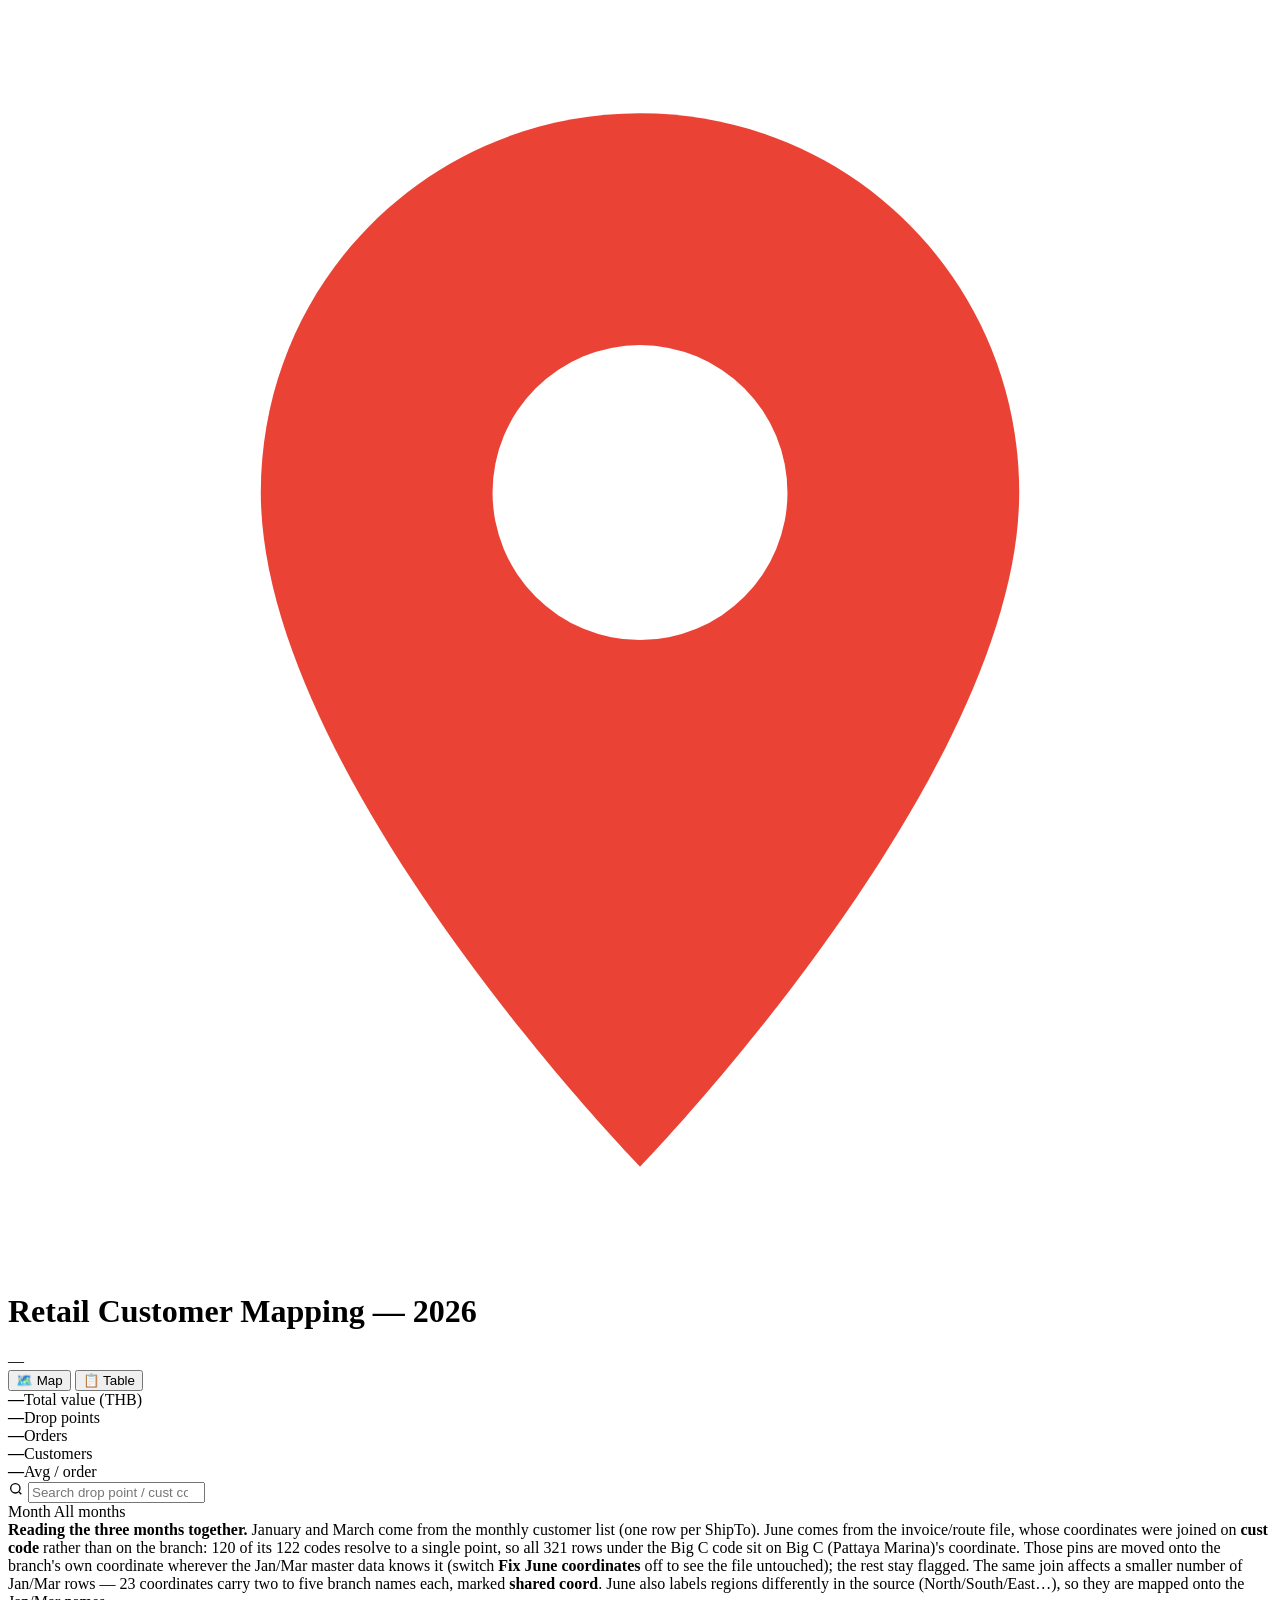
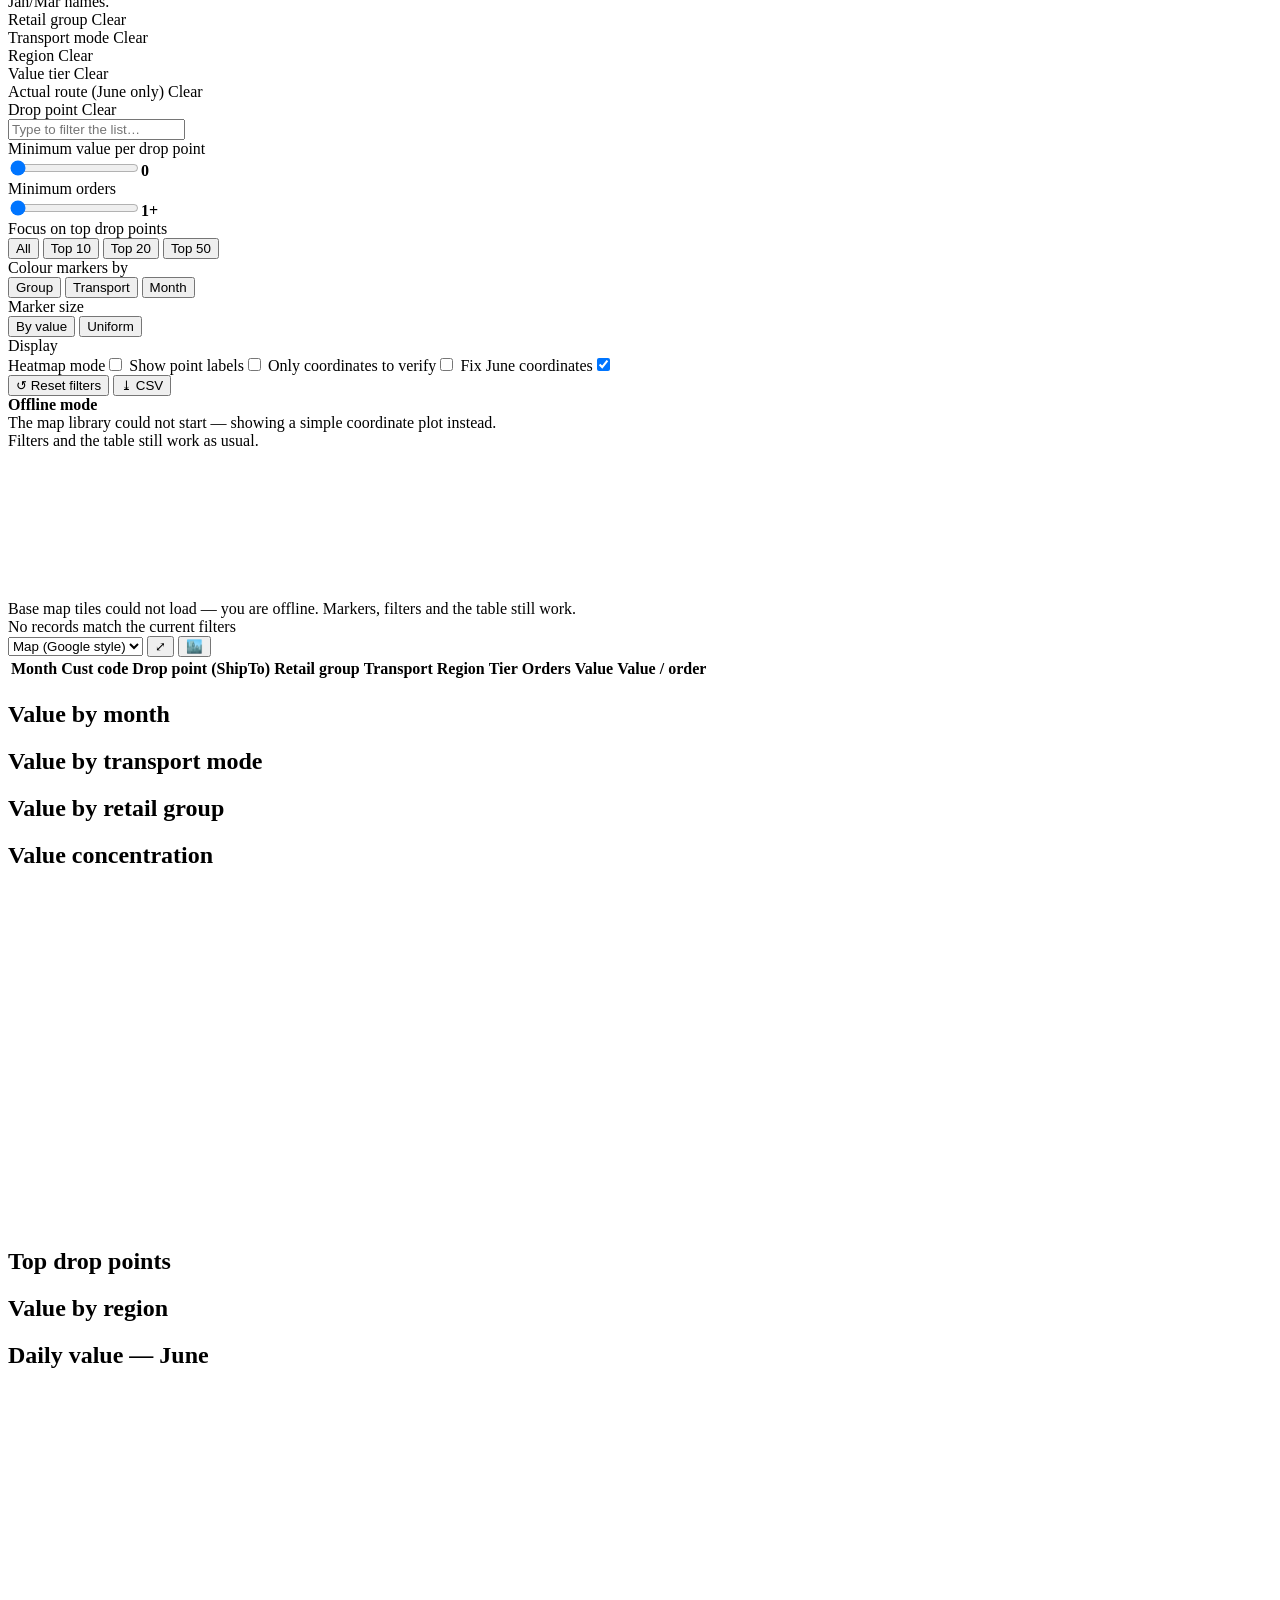
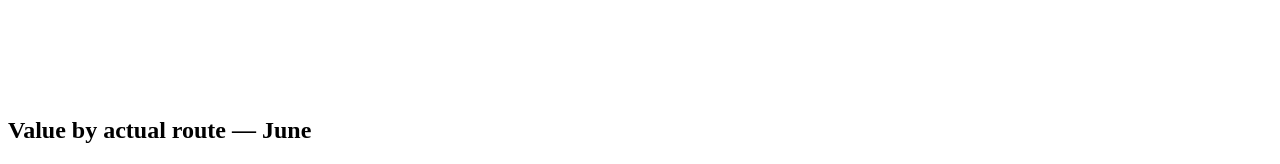
<file: maps/body.html>
<body>

<header class="topbar">
  <div class="brand">
    <svg class="pin" viewBox="0 0 24 24" fill="none"><path d="M12 2c-4 0-7.2 3.2-7.2 7.2C4.8 14.6 12 22 12 22s7.2-7.4 7.2-12.8C19.2 5.2 16 2 12 2z" fill="#ea4335"/><circle cx="12" cy="9.2" r="2.8" fill="#fff"/></svg>
    <div>
      <h1>Retail Customer Mapping — 2026</h1>
      <div class="sub" id="srcline">—</div>
    </div>
  </div>
  <div class="monthseg" id="monthSeg"></div>
  <div class="viewtabs">
    <button id="tabMap" class="on">🗺️ Map</button>
    <button id="tabTable">📋 Table</button>
  </div>
  <div class="kpis">
    <div class="kpi accent"><b id="kValue">—</b><span>Total value (THB)</span></div>
    <div class="kpi"><b id="kShip">—</b><span>Drop points</span></div>
    <div class="kpi"><b id="kOrders">—</b><span>Orders</span></div>
    <div class="kpi"><b id="kCust">—</b><span>Customers</span></div>
    <div class="kpi"><b id="kAvg">—</b><span>Avg / order</span></div>
  </div>
</header>

<div class="layout">
  <!-- ============ FILTERS ============ -->
  <aside id="filters">
    <div class="fgroup">
      <div class="search">
        <svg width="16" height="16" viewBox="0 0 24 24" fill="none" stroke="currentColor" stroke-width="2"><circle cx="11" cy="11" r="7"/><path d="M20 20l-3.5-3.5"/></svg>
        <input id="q" type="search" placeholder="Search drop point / cust code / retail group">
      </div>
    </div>

    <div class="fgroup">
      <div class="flabel">Month <a data-clear="m">All months</a></div>
      <div class="chips" id="fM"></div>
    </div>

    <div class="warnbox" id="mergeNote">
      <b>Reading the three months together.</b> January and March come from the monthly
      customer list (one row per ShipTo). June comes from the invoice/route file, whose
      coordinates were joined on <b>cust code</b> rather than on the branch: 120 of its 122
      codes resolve to a single point, so all 321 rows under the Big C code sit on Big C
      (Pattaya Marina)'s coordinate. Those pins are moved onto the branch's own coordinate
      wherever the Jan/Mar master data knows it (switch <b>Fix June coordinates</b> off to see
      the file untouched); the rest stay flagged. The same join affects a smaller number of
      Jan/Mar rows — 23 coordinates carry two to five branch names each, marked
      <b>shared coord</b>. June also labels regions differently in the source
      (North/South/East…), so they are mapped onto the Jan/Mar names.
    </div>

    <div class="fgroup">
      <div class="flabel">Retail group <a data-clear="chain">Clear</a></div>
      <div class="chips" id="fChain"></div>
    </div>

    <div class="fgroup">
      <div class="flabel">Transport mode <a data-clear="transport">Clear</a></div>
      <div class="chips" id="fTransport"></div>
    </div>

    <div class="fgroup">
      <div class="flabel">Region <a data-clear="region">Clear</a></div>
      <div class="chips" id="fRegion"></div>
    </div>

    <div class="fgroup">
      <div class="flabel">Value tier <a data-clear="tier">Clear</a></div>
      <div class="chips" id="fTier"></div>
    </div>

    <div class="fgroup" id="routeGroup">
      <div class="flabel">Actual route (June only) <a data-clear="route">Clear</a></div>
      <div class="chips" id="fRoute"></div>
    </div>

    <div class="fgroup">
      <div class="flabel">Drop point <a data-clear="ship">Clear</a></div>
      <input class="mini" id="shipSearch" placeholder="Type to filter the list…">
      <div class="listbox" id="fShip"></div>
    </div>

    <div class="fgroup">
      <div class="flabel">Minimum value per drop point</div>
      <div class="rangewrap"><input id="minVal" type="range" min="0" max="100" value="0"><b id="minValLbl">0</b></div>
    </div>

    <div class="fgroup">
      <div class="flabel">Minimum orders</div>
      <div class="rangewrap"><input id="minOrd" type="range" min="1" max="10" value="1"><b id="minOrdLbl">1+</b></div>
    </div>

    <div class="fgroup">
      <div class="flabel">Focus on top drop points</div>
      <div class="seg" id="topN">
        <button data-v="0" class="on">All</button>
        <button data-v="10">Top 10</button>
        <button data-v="20">Top 20</button>
        <button data-v="50">Top 50</button>
      </div>
    </div>

    <div class="fgroup">
      <div class="flabel">Colour markers by</div>
      <div class="seg" id="colorBy">
        <button data-v="chain" class="on">Group</button>
        <button data-v="transport">Transport</button>
        <button data-v="month">Month</button>
      </div>
    </div>

    <div class="fgroup">
      <div class="flabel">Marker size</div>
      <div class="seg" id="sizeMode">
        <button data-v="value" class="on"><span class="ico" style="width:12px;height:12px"></span>By value</button>
        <button data-v="uniform"><span class="ico" style="width:8px;height:8px"></span>Uniform</button>
      </div>
    </div>

    <div class="fgroup">
      <div class="flabel">Display</div>
      <label class="switch"><span>Heatmap mode</span><input type="checkbox" id="optHeat"></label>
      <label class="switch"><span>Show point labels</span><input type="checkbox" id="optLabel"></label>
      <label class="switch"><span>Only coordinates to verify</span><input type="checkbox" id="optCheck"></label>
      <label class="switch" title="June was geocoded to the transporter hub for many shipments. When on, those points are moved to the store coordinate taken from the Jan/Mar master data."><span>Fix June coordinates</span><input type="checkbox" id="optSnap" checked></label>
    </div>

    <div class="btnrow">
      <button class="btn" id="btnReset">↺ Reset filters</button>
      <button class="btn primary" id="btnCsv">⤓ CSV</button>
    </div>
  </aside>

  <!-- ============ MAP ============ -->
  <main>
    <div id="map"></div>
    <div id="fallback">
      <div class="fbnote"><b>Offline mode</b><br>The map library could not start — showing a simple coordinate plot instead.<br>Filters and the table still work as usual.</div>
      <svg id="fbSvg"></svg>
    </div>
    <div class="tilewarn" id="tileWarn">Base map tiles could not load — you are offline. Markers, filters and the table still work.</div>
    <div class="emptymap" id="emptyMap"><span>No records match the current filters</span></div>
    <div class="maptools">
      <select class="basesel" id="baseSel">
        <option value="voyager">Map (Google style)</option>
        <option value="osm">Streets (OSM)</option>
        <option value="light">Light</option>
        <option value="sat">Satellite</option>
      </select>
      <button class="iconbtn" id="btnFit" title="Zoom to all points">⤢</button>
      <button class="iconbtn" id="btnBkk" title="Go to Bangkok">🏙️</button>
    </div>
    <div class="legend" id="legend"></div>
    <div id="tableView">
      <table id="tbl">
        <thead><tr>
          <th data-k="m">Month</th><th data-k="code">Cust code</th><th data-k="ship">Drop point (ShipTo)</th>
          <th data-k="chain">Retail group</th><th data-k="transport">Transport</th>
          <th data-k="region">Region</th><th data-k="tier">Tier</th>
          <th data-k="orders" class="num">Orders</th><th data-k="value" class="num">Value</th>
          <th data-k="avg" class="num">Value / order</th>
        </tr></thead>
        <tbody></tbody>
      </table>
      <div class="more" id="tblMore"></div>
    </div>
  </main>

  <!-- ============ INSIGHTS ============ -->
  <aside id="insights">
    <div class="card">
      <h2>Value by month</h2>
      <div id="monthBars"></div>
      <div class="hint" id="monthHint"></div>
    </div>
    <div class="card">
      <h2>Value by transport mode</h2>
      <div id="transportBars"></div>
    </div>
    <div class="card">
      <h2>Value by retail group</h2>
      <div id="chainBars"></div>
    </div>
    <div class="card">
      <h2>Value concentration</h2>
      <svg class="spark" id="pareto" viewBox="0 0 320 86" preserveAspectRatio="none"></svg>
      <div class="hint" id="paretoHint"></div>
    </div>
    <div class="card">
      <h2>Top drop points <span id="topCount"></span></h2>
      <div id="topList"></div>
    </div>
    <div class="card">
      <h2>Value by region</h2>
      <div id="regionBars"></div>
    </div>
    <div class="card" id="dailyCard">
      <h2>Daily value — June</h2>
      <svg class="spark" id="daily" viewBox="0 0 320 78" preserveAspectRatio="none"></svg>
      <div class="hint" id="dailyHint"></div>
    </div>
    <div class="card" id="routeCard">
      <h2>Value by actual route — June</h2>
      <div id="routeBars"></div>
    </div>
  </aside>
</div>
</file>
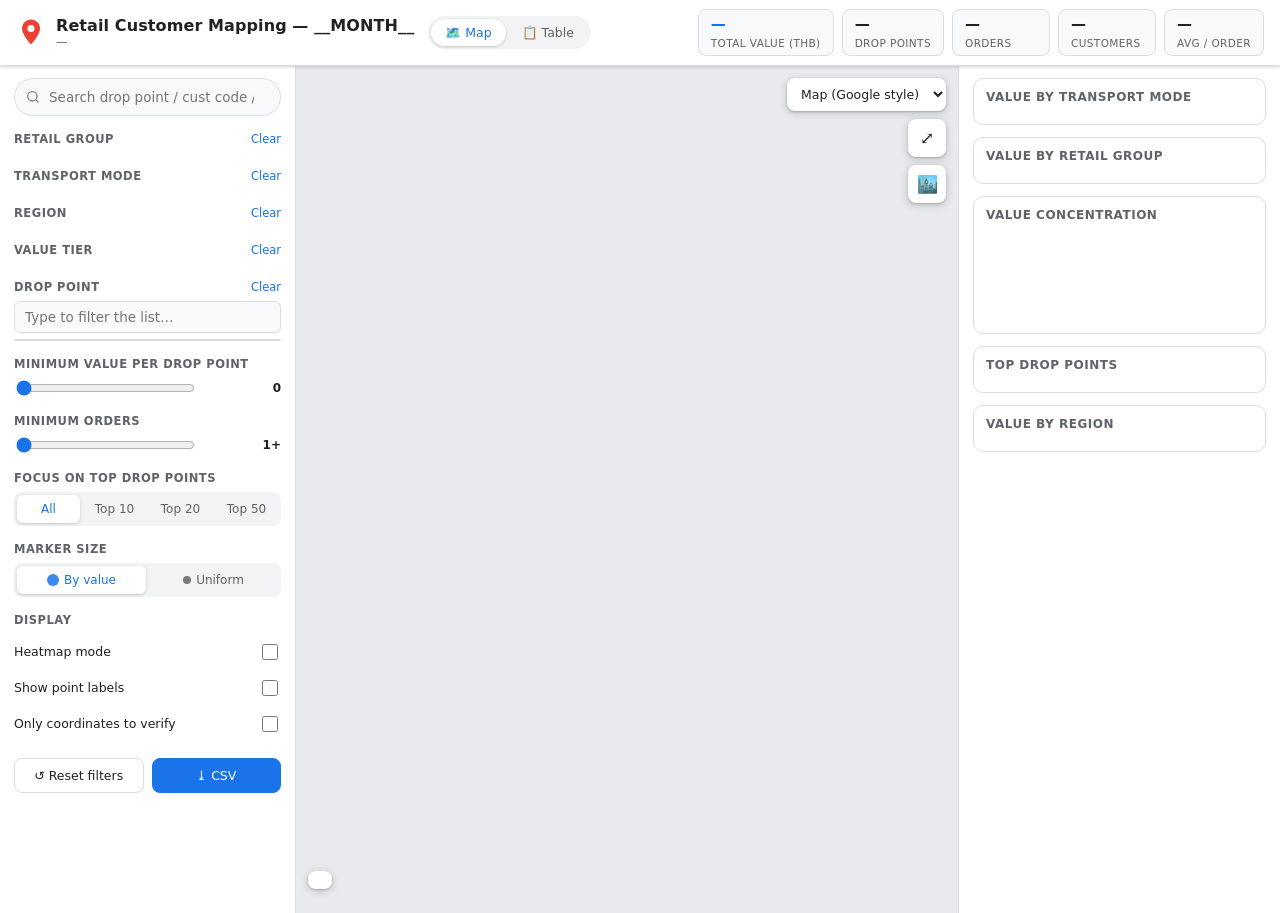
<file: tools/map_template.html>
<!doctype html>
<html lang="en">
<head>
<meta charset="utf-8">
<meta name="viewport" content="width=device-width, initial-scale=1">
<title>__TITLE__</title>
<style>
/* Leaflet 1.9.4 (BSD-2-Clause) — inlined so the file opens straight from disk */
__VENDOR_CSS__
</style>
<style>
:root{
  --blue:#1a73e8; --blue-dark:#1557b0; --ink:#202124; --muted:#5f6368;
  --line:#dadce0; --bg:#f1f3f4; --card:#fff; --radius:10px;
  --shadow:0 1px 2px rgba(60,64,67,.3), 0 2px 6px 2px rgba(60,64,67,.15);
  --shadow-sm:0 1px 3px rgba(60,64,67,.24);
}
*{box-sizing:border-box}
html,body{height:100%}
body{margin:0;font-family:'Roboto',system-ui,-apple-system,'Segoe UI',Arial,sans-serif;
  color:var(--ink);background:var(--bg);font-size:13.5px;-webkit-font-smoothing:antialiased}
button,input,select{font:inherit;color:inherit}
h1,h2,h3{margin:0}

/* ---------- top bar ---------- */
.topbar{display:flex;align-items:center;gap:14px;padding:9px 16px;background:var(--card);
  border-bottom:1px solid var(--line);box-shadow:var(--shadow-sm);position:relative;z-index:1200;flex-wrap:wrap}
.brand{display:flex;align-items:center;gap:10px;min-width:0}
.brand .pin{width:30px;height:30px;flex:0 0 auto}
.brand h1{font-size:16px;font-weight:700;letter-spacing:.1px;white-space:nowrap}
.brand .sub{font-size:11.5px;color:var(--muted);white-space:nowrap}
.kpis{display:flex;gap:8px;margin-left:auto;flex-wrap:wrap}
.kpi{background:#f8f9fa;border:1px solid var(--line);border-radius:8px;padding:5px 12px;min-width:98px}
.kpi b{display:block;font-size:15px;line-height:1.25;font-variant-numeric:tabular-nums}
.kpi span{font-size:10.5px;color:var(--muted);text-transform:uppercase;letter-spacing:.4px}
.kpi.accent b{color:var(--blue)}
.viewtabs{display:flex;background:#f1f3f4;border-radius:999px;padding:3px;gap:2px}
.viewtabs button{border:0;background:transparent;padding:6px 14px;border-radius:999px;cursor:pointer;
  font-weight:500;font-size:12.5px;color:var(--muted)}
.viewtabs button.on{background:var(--card);color:var(--blue);box-shadow:var(--shadow-sm)}

/* ---------- layout ---------- */
.layout{display:flex;height:calc(100vh - 53px);min-height:520px}
aside{background:var(--card);overflow-y:auto;flex:0 0 auto}
#filters{width:296px;border-right:1px solid var(--line);padding:12px 14px 40px}
#insights{width:322px;border-left:1px solid var(--line);padding:12px 14px 40px}
main{flex:1 1 auto;position:relative;min-width:0}
#map{position:absolute;inset:0;background:#e8eaed}

/* ---------- filter widgets ---------- */
.fgroup{margin-bottom:16px}
.flabel{display:flex;align-items:center;justify-content:space-between;font-size:11.5px;font-weight:700;
  color:var(--muted);text-transform:uppercase;letter-spacing:.5px;margin-bottom:7px}
.flabel a{color:var(--blue);text-decoration:none;cursor:pointer;font-weight:500;text-transform:none;letter-spacing:0;font-size:11.5px}
.search{position:relative}
.search svg{position:absolute;left:11px;top:50%;transform:translateY(-50%);opacity:.55}
.search input{width:100%;padding:10px 12px 10px 34px;border:1px solid var(--line);border-radius:999px;
  background:#f8f9fa;outline:0}
.search input:focus{background:#fff;border-color:var(--blue);box-shadow:0 0 0 3px rgba(26,115,232,.12)}
.chips{display:flex;flex-wrap:wrap;gap:6px}
.chip{display:inline-flex;align-items:center;gap:6px;border:1px solid var(--line);background:#fff;
  border-radius:999px;padding:5px 11px;cursor:pointer;font-size:12px;user-select:none;transition:.12s}
.chip:hover{background:#f1f3f4}
.chip .dot{width:9px;height:9px;border-radius:50%;flex:0 0 auto}
.chip .n{color:var(--muted);font-size:11px;font-variant-numeric:tabular-nums}
.chip.on{background:#e8f0fe;border-color:#c6dafc;color:var(--blue-dark);font-weight:500}
.chip.on .n{color:var(--blue)}
.listbox{border:1px solid var(--line);border-radius:8px;max-height:216px;overflow-y:auto;background:#fff}
.listbox label{display:flex;gap:8px;align-items:center;padding:6px 10px;cursor:pointer;font-size:12.4px;border-bottom:1px solid #f1f3f4}
.listbox label:last-child{border-bottom:0}
.listbox label:hover{background:#f8f9fa}
.listbox input{accent-color:var(--blue);flex:0 0 auto}
.listbox .nm{flex:1;overflow:hidden;text-overflow:ellipsis;white-space:nowrap}
.listbox .vl{color:var(--muted);font-size:11px;font-variant-numeric:tabular-nums}
.mini{width:100%;padding:7px 10px;border:1px solid var(--line);border-radius:6px;margin-bottom:6px;background:#f8f9fa}
.rangewrap{display:flex;align-items:center;gap:8px}
.rangewrap input[type=range]{flex:1;accent-color:var(--blue)}
.rangewrap b{font-size:12px;min-width:76px;text-align:right;font-variant-numeric:tabular-nums}
.switch{display:flex;align-items:center;justify-content:space-between;padding:7px 0;font-size:12.5px;cursor:pointer}
.switch input{accent-color:var(--blue);width:16px;height:16px}
.seg{display:flex;background:#f1f3f4;border-radius:8px;padding:3px;gap:3px}
.seg button{flex:1;border:0;background:transparent;border-radius:6px;padding:7px 4px;cursor:pointer;
  font-size:12px;color:var(--muted);font-weight:500;display:flex;align-items:center;justify-content:center;gap:5px}
.seg button.on{background:#fff;color:var(--blue);box-shadow:var(--shadow-sm)}
.seg .ico{display:inline-block;border-radius:50%;background:currentColor;opacity:.85}
.btnrow{display:flex;gap:8px;margin-top:4px}
.btn{flex:1;border:1px solid var(--line);background:#fff;border-radius:8px;padding:9px;cursor:pointer;
  font-weight:500;font-size:12.5px;display:flex;align-items:center;justify-content:center;gap:6px}
.btn:hover{background:#f1f3f4}
.btn.primary{background:var(--blue);border-color:var(--blue);color:#fff}
.btn.primary:hover{background:var(--blue-dark)}

/* ---------- map overlays ---------- */
.legend{position:absolute;left:12px;bottom:24px;z-index:800;background:rgba(255,255,255,.96);
  border-radius:8px;box-shadow:var(--shadow);padding:9px 12px;max-width:236px}
.legend h3{font-size:11px;text-transform:uppercase;letter-spacing:.5px;color:var(--muted);margin-bottom:6px}
.legend .it{display:flex;align-items:center;gap:7px;font-size:12px;padding:1.5px 0}
.legend .it i{width:10px;height:10px;border-radius:50%;display:inline-block;flex:0 0 auto}
.legend .scale{margin-top:7px;padding-top:7px;border-top:1px solid var(--line);color:var(--muted);font-size:11px}
.maptools{position:absolute;right:12px;top:12px;z-index:800;display:flex;flex-direction:column;gap:8px;align-items:flex-end}
.basesel{background:var(--card);border:0;border-radius:8px;box-shadow:var(--shadow);padding:8px 10px;font-size:12.5px;cursor:pointer}
.iconbtn{background:var(--card);border:0;border-radius:8px;box-shadow:var(--shadow);width:38px;height:38px;
  cursor:pointer;font-size:17px;display:grid;place-items:center}
.iconbtn:hover{background:#f1f3f4}
.emptymap{position:absolute;inset:0;display:none;place-items:center;z-index:700;pointer-events:none}
.emptymap span{background:rgba(32,33,36,.86);color:#fff;padding:9px 16px;border-radius:999px;font-size:13px}
.tilewarn{position:absolute;left:50%;top:12px;transform:translateX(-50%);z-index:820;display:none;
  background:#fef7e0;border:1px solid #feefc3;color:#7a5b00;border-radius:8px;padding:8px 14px;font-size:12px;box-shadow:var(--shadow-sm)}

/* leaflet popup as a google-ish card */
.leaflet-popup-content-wrapper{border-radius:10px;box-shadow:var(--shadow);padding:0}
.leaflet-popup-content{margin:0;width:308px !important;font-family:inherit;font-size:13px}
.pop{padding:13px 15px 12px}
.pop .badge{display:inline-flex;align-items:center;gap:6px;font-size:11px;font-weight:700;color:#fff;
  padding:3px 9px;border-radius:999px;margin-bottom:7px}
.pop h4{margin:0 0 3px;font-size:15px;font-weight:700;line-height:1.3}
.pop .addr{color:var(--muted);font-size:12px;margin-bottom:9px}
.pop .grid{display:grid;grid-template-columns:1fr 1fr;gap:8px;margin-bottom:9px}
.pop .grid div{background:#f8f9fa;border-radius:8px;padding:7px 9px}
.pop .grid b{display:block;font-size:14.5px;font-variant-numeric:tabular-nums}
.pop .grid span{font-size:10.5px;color:var(--muted)}
.pop .rows{max-height:150px;overflow:auto;border-top:1px solid var(--line);padding-top:7px}
.pop .rows .r{display:flex;justify-content:space-between;gap:8px;padding:3px 0;font-size:12px;border-bottom:1px dashed #eceff1}
.pop .rows .r span{overflow:hidden;text-overflow:ellipsis;white-space:nowrap}
.pop .rows .r b{font-variant-numeric:tabular-nums;white-space:nowrap}
.pop .gm{display:inline-flex;align-items:center;gap:6px;margin-top:9px;color:var(--blue);
  text-decoration:none;font-weight:500;font-size:12.5px}
.pop .tags{display:flex;flex-wrap:wrap;gap:4px;margin-bottom:8px}
.pop .tags i{font-style:normal;background:#e8f0fe;color:var(--blue-dark);border-radius:4px;padding:2px 6px;font-size:10.5px;font-weight:500}
.pop .check{background:#fef7e0;color:#7a5b00;border-radius:6px;padding:6px 9px;font-size:11.5px;margin-bottom:8px}

/* ---------- insights ---------- */
.card{border:1px solid var(--line);border-radius:var(--radius);padding:11px 12px;margin-bottom:12px}
.card h2{font-size:12px;text-transform:uppercase;letter-spacing:.5px;color:var(--muted);margin-bottom:9px;
  display:flex;justify-content:space-between;align-items:center}
.bar{margin-bottom:8px}
.bar .top{display:flex;justify-content:space-between;font-size:12px;margin-bottom:3px;gap:8px}
.bar .top span{overflow:hidden;text-overflow:ellipsis;white-space:nowrap}
.bar .top b{font-variant-numeric:tabular-nums;white-space:nowrap}
.bar .track{height:7px;background:#f1f3f4;border-radius:99px;overflow:hidden}
.bar .fill{height:100%;border-radius:99px}
.rank{display:flex;gap:9px;align-items:flex-start;padding:8px 6px;border-radius:8px;cursor:pointer;border-bottom:1px solid #f1f3f4}
.rank:hover{background:#f8f9fa}
.rank .no{width:20px;height:20px;border-radius:50%;background:#f1f3f4;color:var(--muted);font-size:11px;
  font-weight:700;display:grid;place-items:center;flex:0 0 auto;margin-top:1px}
.rank .nm{flex:1;min-width:0}
.rank .nm div:first-child{font-weight:500;font-size:12.5px;overflow:hidden;text-overflow:ellipsis;white-space:nowrap}
.rank .nm div:last-child{color:var(--muted);font-size:11px;overflow:hidden;text-overflow:ellipsis;white-space:nowrap}
.rank .vl{font-size:12.5px;font-weight:700;font-variant-numeric:tabular-nums;white-space:nowrap}
.spark{width:100%;height:86px;display:block}
.spark rect{fill:var(--blue);opacity:.85}
.spark rect:hover{opacity:1;fill:var(--blue-dark)}
.spark path{fill:none;stroke:#ea4335;stroke-width:1.6}
.axis{font-size:9.5px;fill:var(--muted)}

/* ---------- table ---------- */
#tableView{position:absolute;inset:0;background:var(--card);overflow:auto;display:none;padding:0 0 40px;z-index:1000}
table{border-collapse:collapse;width:100%;font-size:12.4px;background:var(--card)}
thead th{position:sticky;top:0;background:#f8f9fa;border-bottom:1px solid var(--line);text-align:left;
  padding:9px 10px;font-size:11px;text-transform:uppercase;letter-spacing:.4px;color:var(--muted);white-space:nowrap;z-index:2;cursor:pointer}
thead th:hover{color:var(--blue)}
tbody td{padding:7px 10px;border-bottom:1px solid #f1f3f4;vertical-align:top}
tbody tr:hover{background:#f8f9fa}
td.num{text-align:right;font-variant-numeric:tabular-nums;white-space:nowrap}
td.nw{white-space:nowrap}
.tag{display:inline-block;border-radius:4px;padding:1px 6px;font-size:10.5px;font-weight:500;color:#fff}
.tag.warn{background:#f9ab00}.tag.grey{background:#9aa0a6}
.more{padding:14px;text-align:center;color:var(--muted)}

/* ---------- fallback plot ---------- */
#fallback{position:absolute;inset:0;display:none;background:#eaf1f5}
#fallback svg{width:100%;height:100%}
.fbnote{position:absolute;left:12px;top:12px;z-index:5;background:rgba(255,255,255,.95);border-radius:8px;
  padding:8px 12px;box-shadow:var(--shadow);font-size:12px;max-width:340px}
.hint{font-size:11px;color:var(--muted);margin-top:5px;line-height:1.45}
@media (max-width:1180px){#insights{display:none}}
@media (max-width:860px){
  .layout{flex-direction:column;height:auto}
  #filters{width:100%;border-right:0;border-bottom:1px solid var(--line);max-height:none}
  main{height:70vh;min-height:420px}
  .kpis{width:100%;margin-left:0}
}
</style>
</head>
<body>

<header class="topbar">
  <div class="brand">
    <svg class="pin" viewBox="0 0 24 24" fill="none"><path d="M12 2c-4 0-7.2 3.2-7.2 7.2C4.8 14.6 12 22 12 22s7.2-7.4 7.2-12.8C19.2 5.2 16 2 12 2z" fill="#ea4335"/><circle cx="12" cy="9.2" r="2.8" fill="#fff"/></svg>
    <div>
      <h1>Retail Customer Mapping — __MONTH__</h1>
      <div class="sub" id="srcline">—</div>
    </div>
  </div>
  <div class="viewtabs">
    <button id="tabMap" class="on">🗺️ Map</button>
    <button id="tabTable">📋 Table</button>
  </div>
  <div class="kpis">
    <div class="kpi accent"><b id="kValue">—</b><span>Total value (THB)</span></div>
    <div class="kpi"><b id="kShip">—</b><span>Drop points</span></div>
    <div class="kpi"><b id="kOrders">—</b><span>Orders</span></div>
    <div class="kpi"><b id="kCust">—</b><span>Customers</span></div>
    <div class="kpi"><b id="kAvg">—</b><span>Avg / order</span></div>
  </div>
</header>

<div class="layout">
  <!-- ============ FILTERS ============ -->
  <aside id="filters">
    <div class="fgroup">
      <div class="search">
        <svg width="16" height="16" viewBox="0 0 24 24" fill="none" stroke="currentColor" stroke-width="2"><circle cx="11" cy="11" r="7"/><path d="M20 20l-3.5-3.5"/></svg>
        <input id="q" type="search" placeholder="Search drop point / cust code / retail group">
      </div>
    </div>

    <div class="fgroup">
      <div class="flabel">Retail group <a data-clear="chain">Clear</a></div>
      <div class="chips" id="fChain"></div>
    </div>

    <div class="fgroup">
      <div class="flabel">Transport mode <a data-clear="transport">Clear</a></div>
      <div class="chips" id="fTransport"></div>
    </div>

    <div class="fgroup">
      <div class="flabel">Region <a data-clear="region">Clear</a></div>
      <div class="chips" id="fRegion"></div>
    </div>

    <div class="fgroup">
      <div class="flabel">Value tier <a data-clear="tier">Clear</a></div>
      <div class="chips" id="fTier"></div>
    </div>

    <div class="fgroup">
      <div class="flabel">Drop point <a data-clear="ship">Clear</a></div>
      <input class="mini" id="shipSearch" placeholder="Type to filter the list…">
      <div class="listbox" id="fShip"></div>
    </div>

    <div class="fgroup">
      <div class="flabel">Minimum value per drop point</div>
      <div class="rangewrap"><input id="minVal" type="range" min="0" max="100" value="0"><b id="minValLbl">0</b></div>
    </div>

    <div class="fgroup">
      <div class="flabel">Minimum orders</div>
      <div class="rangewrap"><input id="minOrd" type="range" min="1" max="10" value="1"><b id="minOrdLbl">1+</b></div>
    </div>

    <div class="fgroup">
      <div class="flabel">Focus on top drop points</div>
      <div class="seg" id="topN">
        <button data-v="0" class="on">All</button>
        <button data-v="10">Top 10</button>
        <button data-v="20">Top 20</button>
        <button data-v="50">Top 50</button>
      </div>
    </div>

    <div class="fgroup">
      <div class="flabel">Marker size</div>
      <div class="seg" id="sizeMode">
        <button data-v="value" class="on"><span class="ico" style="width:12px;height:12px"></span>By value</button>
        <button data-v="uniform"><span class="ico" style="width:8px;height:8px"></span>Uniform</button>
      </div>
    </div>

    <div class="fgroup">
      <div class="flabel">Display</div>
      <label class="switch"><span>Heatmap mode</span><input type="checkbox" id="optHeat"></label>
      <label class="switch"><span>Show point labels</span><input type="checkbox" id="optLabel"></label>
      <label class="switch"><span>Only coordinates to verify</span><input type="checkbox" id="optCheck"></label>
    </div>

    <div class="btnrow">
      <button class="btn" id="btnReset">↺ Reset filters</button>
      <button class="btn primary" id="btnCsv">⤓ CSV</button>
    </div>
    <div class="hint" id="coordNote"></div>
  </aside>

  <!-- ============ MAP ============ -->
  <main>
    <div id="map"></div>
    <div id="fallback">
      <div class="fbnote"><b>Offline mode</b><br>The map library could not start — showing a simple coordinate plot instead.<br>Filters and the table still work as usual.</div>
      <svg id="fbSvg"></svg>
    </div>
    <div class="tilewarn" id="tileWarn">Base map tiles could not load — you are offline. Markers, filters and the table still work.</div>
    <div class="emptymap" id="emptyMap"><span>No records match the current filters</span></div>
    <div class="maptools">
      <select class="basesel" id="baseSel">
        <option value="voyager">Map (Google style)</option>
        <option value="osm">Streets (OSM)</option>
        <option value="light">Light</option>
        <option value="sat">Satellite</option>
      </select>
      <button class="iconbtn" id="btnFit" title="Zoom to all points">⤢</button>
      <button class="iconbtn" id="btnBkk" title="Go to Bangkok">🏙️</button>
    </div>
    <div class="legend" id="legend"></div>
    <div id="tableView">
      <table id="tbl">
        <thead><tr>
          <th data-k="code">Cust code</th><th data-k="ship">Drop point (ShipTo)</th>
          <th data-k="chain">Retail group</th><th data-k="transport">Transport</th>
          <th data-k="region">Region</th><th data-k="tier">Tier</th>
          <th data-k="orders" class="num">Orders</th><th data-k="value" class="num">Value</th>
          <th data-k="avg" class="num">Value / order</th>
        </tr></thead>
        <tbody></tbody>
      </table>
      <div class="more" id="tblMore"></div>
    </div>
  </main>

  <!-- ============ INSIGHTS ============ -->
  <aside id="insights">
    <div class="card">
      <h2>Value by transport mode</h2>
      <div id="transportBars"></div>
    </div>
    <div class="card">
      <h2>Value by retail group</h2>
      <div id="chainBars"></div>
    </div>
    <div class="card">
      <h2>Value concentration</h2>
      <svg class="spark" id="pareto" viewBox="0 0 320 86" preserveAspectRatio="none"></svg>
      <div class="hint" id="paretoHint"></div>
    </div>
    <div class="card">
      <h2>Top drop points <span id="topCount"></span></h2>
      <div id="topList"></div>
    </div>
    <div class="card">
      <h2>Value by region</h2>
      <div id="regionBars"></div>
    </div>
  </aside>
</div>

<script>__VENDOR_JS__</script>
<script>
const DATA = __DATA_JSON__;
const ROWS = DATA.rows, COLORS = DATA.colors, TCOLORS = DATA.transportColors || {};
const OTHER_COLOR = '#80868b';
const nf0 = new Intl.NumberFormat('en-US',{maximumFractionDigits:0});
const nf2 = new Intl.NumberFormat('en-US',{minimumFractionDigits:2,maximumFractionDigits:2});
const colorOf  = c => COLORS[c] || OTHER_COLOR;
const tColorOf = m => TCOLORS[m] || OTHER_COLOR;
const money = v => v>=1e6 ? (v/1e6).toFixed(2)+'M' : v>=1e3 ? nf0.format(Math.round(v)) : nf0.format(v);
const esc = s => String(s==null?'':s).replace(/[&<>"]/g, m => ({'&':'&amp;','<':'&lt;','>':'&gt;','"':'&quot;'}[m]));

/* ---------------- dimension values ---------------- */
const uniq = key => {
  const m = new Map();
  ROWS.forEach(r => { const k = r[key] || '(none)'; const o = m.get(k) || {n:0,v:0}; o.n++; o.v += r.value; m.set(k,o); });
  return [...m.entries()].sort((a,b)=>b[1].v-a[1].v);
};
const DIM = {chain:uniq('chain'), transport:uniq('transport'), region:uniq('region'), tier:uniq('tier'), ship:uniq('ship')};
DIM.tier.sort((a,b)=>a[0].localeCompare(b[0]));
const MAXROWVAL = Math.max(...ROWS.map(r=>r.value));
const MAXORDERS = Math.max(...ROWS.map(r=>r.orders));

const state = {q:'', minVal:0, minOrd:1, topN:0, onlyCheck:false,
  sets:{chain:new Set(), transport:new Set(), region:new Set(), tier:new Set(), ship:new Set()},
  size:true, heat:false, labels:false, sortKey:'value', sortDir:-1};

/* ---------------- filtering ---------------- */
function pass(r){
  if(state.q){
    const q = state.q.toLowerCase();
    const hay = (r.ship+' '+r.code+' '+r.chain+' '+r.transport+' '+r.region).toLowerCase();
    if(!hay.includes(q)) return false;
  }
  if(state.onlyCheck && !r.check) return false;
  if(r.value < state.minVal) return false;
  if(r.orders < state.minOrd) return false;
  for(const k of ['chain','transport','region','tier','ship']){
    const s = state.sets[k];
    if(s.size && !s.has(r[k] || '(none)')) return false;
  }
  return true;
}
let filtered = [];
function applyTopN(rows){
  if(!state.topN) return rows;
  return rows.slice().sort((a,b)=>b.value-a.value).slice(0, state.topN);
}

/* ---------------- map ---------------- */
const HAS_LEAFLET = typeof L !== 'undefined';
let map, layer, heat, baseLayers = {}, currentBase;
const BKK = [13.7563,100.5018];

if(HAS_LEAFLET){
  map = L.map('map',{zoomControl:true,preferCanvas:true}).setView([13.2,100.9],6);
  const attr = '&copy; OpenStreetMap contributors';
  baseLayers = {
    voyager: L.tileLayer('https://{s}.basemaps.cartocdn.com/rastertiles/voyager/{z}/{x}/{y}{r}.png',{maxZoom:19,attribution:attr+' &copy; CARTO',subdomains:'abcd'}),
    osm:     L.tileLayer('https://{s}.tile.openstreetmap.org/{z}/{x}/{y}.png',{maxZoom:19,attribution:attr}),
    light:   L.tileLayer('https://{s}.basemaps.cartocdn.com/light_all/{z}/{x}/{y}{r}.png',{maxZoom:19,attribution:attr+' &copy; CARTO',subdomains:'abcd'}),
    sat:     L.tileLayer('https://server.arcgisonline.com/ArcGIS/rest/services/World_Imagery/MapServer/tile/{z}/{y}/{x}',{maxZoom:19,attribution:'Tiles &copy; Esri'})
  };
  Object.values(baseLayers).forEach(t=>{
    t.on('tileerror',()=>{ document.getElementById('tileWarn').style.display='block'; });
    t.on('tileload', ()=>{ document.getElementById('tileWarn').style.display='none'; });
  });
  currentBase = baseLayers.voyager.addTo(map);
  layer = L.layerGroup().addTo(map);
  L.control.scale({imperial:false,position:'bottomright'}).addTo(map);
}else{
  document.getElementById('map').style.display='none';
  document.getElementById('fallback').style.display='block';
}

/* group filtered rows into map points keyed by coordinate */
function points(rows){
  const m = new Map();
  for(const r of rows){
    if(r.lat==null || r.lon==null) continue;
    const k = r.lat+','+r.lon;
    let p = m.get(k);
    if(!p){ p = {lat:r.lat, lon:r.lon, value:0, orders:0, n:0, check:false,
                 ships:new Map(), chains:new Map(), modes:new Set(), regions:new Set(), codes:new Set()}; m.set(k,p); }
    p.value += r.value; p.orders += r.orders; p.n++;
    p.check = p.check || !!r.check;
    p.ships.set(r.ship,(p.ships.get(r.ship)||0)+r.value);
    p.chains.set(r.chain,(p.chains.get(r.chain)||0)+r.value);
    if(r.transport) p.modes.add(r.transport);
    if(r.region) p.regions.add(r.region);
    p.codes.add(r.code);
  }
  for(const p of m.values()){
    p.chain = [...p.chains.entries()].sort((a,b)=>b[1]-a[1])[0][0];
    p.title = [...p.ships.entries()].sort((a,b)=>b[1]-a[1])[0][0];
  }
  return [...m.values()].sort((a,b)=>b.value-a.value);
}

function popupHtml(p){
  const ships = [...p.ships.entries()].sort((a,b)=>b[1]-a[1]);
  const rows = ships.slice(0,40).map(([s,v])=>`<div class="r"><span>${esc(s)}</span><b>${nf0.format(Math.round(v))}</b></div>`).join('');
  const tags = [...p.modes].map(m=>`<i style="background:${tColorOf(m)};color:#fff">${esc(m)}</i>`).join('')
    + [...p.regions].map(r=>`<i>${esc(r)}</i>`).join('');
  return `<div class="pop">
    <span class="badge" style="background:${colorOf(p.chain)}">${esc(p.chain)}</span>
    <h4>${esc(p.title)}</h4>
    <div class="addr">${ships.length>1?ships.length+' drop points at this coordinate · ':''}${p.lat.toFixed(5)}, ${p.lon.toFixed(5)}</div>
    ${p.check?`<div class="check">Coordinate flagged for verification — it was unmatched in an earlier pass of the source file.</div>`:''}
    ${tags?`<div class="tags">${tags}</div>`:''}
    <div class="grid">
      <div><b>${nf0.format(Math.round(p.value))}</b><span>Total value (THB)</span></div>
      <div><b>${nf0.format(p.orders)}</b><span>Orders</span></div>
    </div>
    <div class="rows">${rows}${ships.length>40?`<div class="r"><span>…and ${ships.length-40} more</span></div>`:''}</div>
    <a class="gm" href="https://www.google.com/maps?q=${p.lat},${p.lon}" target="_blank" rel="noopener">↗ Open in Google Maps</a>
  </div>`;
}

let markers = [];
function drawMap(pts){
  if(!HAS_LEAFLET){ drawFallback(pts); return; }
  layer.clearLayers(); markers = [];
  if(heat){ map.removeLayer(heat); heat = null; }
  const maxV = pts.length ? pts[0].value : 1;
  if(state.heat && L.heatLayer){
    heat = L.heatLayer(pts.map(p=>[p.lat,p.lon,Math.max(.12,Math.sqrt(p.value/maxV))]),
      {radius:34,blur:24,maxZoom:12,gradient:{0.2:'#4285f4',0.45:'#34a853',0.65:'#fbbc04',0.85:'#ea4335'}}).addTo(map);
  }
  pts.forEach((p,i)=>{
    const r = state.size ? 6 + 24*Math.sqrt(p.value/maxV) : 7;
    const mk = L.circleMarker([p.lat,p.lon],{radius:r,weight:p.check?2.2:1.6,opacity:.95,
      color:p.check?'#202124':'#fff', dashArray:p.check?'3 2':null,
      fillColor:colorOf(p.chain),fillOpacity:state.heat?.55:.82}).addTo(layer);
    mk.bindPopup(popupHtml(p),{maxWidth:340});
    mk.bindTooltip(`<b>${esc(p.title)}</b><br>${money(p.value)} THB · ${p.orders} order${p.orders===1?'':'s'}`,{direction:'top',offset:[0,-4]});
    if(state.labels && i<40){
      L.marker([p.lat,p.lon],{icon:L.divIcon({className:'',html:'',iconSize:[0,0]}),interactive:false})
        .bindTooltip(p.title.length>26?p.title.slice(0,26)+'…':p.title,{permanent:true,direction:'right',offset:[r,0],className:'ptlabel'})
        .addTo(layer);
    }
    markers.push(mk);
  });
  document.getElementById('emptyMap').style.display = pts.length ? 'none' : 'grid';
}

function fit(pts){
  if(!pts.length) return;
  if(HAS_LEAFLET) map.fitBounds(L.latLngBounds(pts.map(p=>[p.lat,p.lon])).pad(.12),{maxZoom:14});
}

/* SVG fallback scatter when Leaflet is unavailable */
function drawFallback(pts){
  const svg = document.getElementById('fbSvg');
  const w = svg.clientWidth || 800, h = svg.clientHeight || 600;
  if(!pts.length){ svg.innerHTML=''; return; }
  const lats = pts.map(p=>p.lat), lons = pts.map(p=>p.lon);
  const la0=Math.min(...lats), la1=Math.max(...lats), lo0=Math.min(...lons), lo1=Math.max(...lons);
  const pad=40, sx=(w-2*pad)/Math.max(.0001,lo1-lo0), sy=(h-2*pad)/Math.max(.0001,la1-la0), s=Math.min(sx,sy);
  const cx=(w-(lo1-lo0)*s)/2, cy=(h-(la1-la0)*s)/2;
  const maxV=pts[0].value;
  svg.setAttribute('viewBox',`0 0 ${w} ${h}`);
  svg.innerHTML = pts.map(p=>{
    const x=cx+(p.lon-lo0)*s, y=cy+(la1-p.lat)*s;
    const r=state.size ? 4+18*Math.sqrt(p.value/maxV) : 6;
    return `<circle cx="${x.toFixed(1)}" cy="${y.toFixed(1)}" r="${r.toFixed(1)}" fill="${colorOf(p.chain)}" fill-opacity=".8" stroke="#fff"/>`;
  }).join('');
}

/* ---------------- UI builders ---------------- */
function chipRow(el, dim, key){
  el.innerHTML = dim.map(([name,o])=>{
    const dot = key==='chain' ? `<i class="dot" style="background:${colorOf(name)}"></i>`
              : key==='transport' ? `<i class="dot" style="background:${tColorOf(name)}"></i>` : '';
    return `<span class="chip" data-v="${esc(name)}">${dot}${esc(name)}<span class="n">${o.n}</span></span>`;
  }).join('');
  el.onclick = e => {
    const c = e.target.closest('.chip'); if(!c) return;
    const v = c.dataset.v, s = state.sets[key];
    s.has(v) ? s.delete(v) : s.add(v);
    c.classList.toggle('on', s.has(v));
    render();
  };
}
function shipList(term=''){
  const box = document.getElementById('fShip');
  const t = term.toLowerCase();
  const items = DIM.ship.filter(([n])=>!t || n.toLowerCase().includes(t)).slice(0,300);
  box.innerHTML = items.map(([n,o])=>`<label><input type="checkbox" value="${esc(n)}" ${state.sets.ship.has(n)?'checked':''}>
    <span class="nm" title="${esc(n)}">${esc(n)}</span><span class="vl">${money(o.v)}</span></label>`).join('')
    || '<div class="more">No matching drop point</div>';
}
document.getElementById('fShip').onchange = e => {
  if(e.target.type!=='checkbox') return;
  const s = state.sets.ship;
  e.target.checked ? s.add(e.target.value) : s.delete(e.target.value);
  render();
};

function bars(el, entries, colorFn){
  const max = entries.length ? entries[0][1] : 1;
  el.innerHTML = entries.map(([k,v])=>`<div class="bar">
    <div class="top"><span>${esc(k)}</span><b>${money(v)}</b></div>
    <div class="track"><div class="fill" style="width:${(v/max*100).toFixed(1)}%;background:${colorFn(k)}"></div></div>
  </div>`).join('') || '<div class="hint">No data</div>';
}

/* Pareto: how much of the value sits in the biggest drop points */
function pareto(pts){
  const svg = document.getElementById('pareto');
  const hint = document.getElementById('paretoHint');
  if(!pts.length){ svg.innerHTML=''; hint.textContent='No data'; return; }
  const bars = pts.slice(0,30), total = pts.reduce((s,p)=>s+p.value,0);
  const max = bars[0].value, W=320, H=64, bw = W/bars.length;
  let cum = 0;
  const line = [];
  pts.forEach((p,i)=>{ cum += p.value; if(i<bars.length) line.push([i*bw+bw/2, H - (cum/total)*H]); });
  svg.innerHTML = bars.map((p,i)=>{
    const h = Math.max(1.5, p.value/max*H);
    return `<rect x="${(i*bw+bw*.12).toFixed(2)}" y="${(H-h).toFixed(2)}" width="${(bw*.76).toFixed(2)}" height="${h.toFixed(2)}"><title>${esc(p.title)} · ${money(p.value)}</title></rect>`;
  }).join('')
   + `<path d="M${line.map(([x,y])=>x.toFixed(1)+','+y.toFixed(1)).join(' L')}"/>`
   + `<text class="axis" x="0" y="78">#1</text>`
   + `<text class="axis" x="320" y="78" text-anchor="end">#${bars.length}</text>`;
  const half = pts.findIndex((p,i)=>pts.slice(0,i+1).reduce((s,x)=>s+x.value,0) >= total*.5) + 1;
  const top10 = pts.slice(0,10).reduce((s,p)=>s+p.value,0);
  hint.textContent = `Top ${half} of ${pts.length} coordinates carry 50% of the value · top 10 carry ${(top10/total*100).toFixed(1)}%. Red line = cumulative share.`;
}

function topList(pts){
  const el = document.getElementById('topList');
  document.getElementById('topCount').textContent = pts.length ? `(${pts.length} coords)` : '';
  el.innerHTML = pts.slice(0,12).map((p,i)=>`<div class="rank" data-i="${i}">
      <div class="no">${i+1}</div>
      <div class="nm"><div>${esc(p.title)}</div><div>${esc(p.chain)} · ${p.orders} order${p.orders===1?'':'s'}${p.ships.size>1?` · ${p.ships.size} drop points`:''}</div></div>
      <div class="vl">${money(p.value)}</div></div>`).join('') || '<div class="hint">No data</div>';
  el.onclick = e => {
    const r = e.target.closest('.rank'); if(!r) return;
    const p = pts[+r.dataset.i];
    if(HAS_LEAFLET){ map.flyTo([p.lat,p.lon],14,{duration:.7}); const mk=markers[+r.dataset.i]; if(mk) setTimeout(()=>mk.openPopup(),750); }
  };
}

function legend(pts){
  const m = new Map();
  pts.forEach(p=>p.chains.forEach((v,k)=>m.set(k,(m.get(k)||0)+v)));
  const items = [...m.entries()].sort((a,b)=>b[1]-a[1]).slice(0,10);
  document.getElementById('legend').innerHTML =
    `<h3>Retail group</h3>` +
    items.map(([k,v])=>`<div class="it"><i style="background:${colorOf(k)}"></i>${esc(k)} <span style="margin-left:auto;color:#5f6368">${money(v)}</span></div>`).join('') +
    (state.size?`<div class="scale">Circle size = total value at that coordinate</div>`:'') +
    `<div class="scale">Dashed outline = coordinate to verify</div>`;
}

/* ---------------- table ---------------- */
function table(rows){
  const s = rows.slice().sort((a,b)=>{
    const k = state.sortKey, d = state.sortDir;
    const av = k==='avg' ? (a.orders?a.value/a.orders:0) : a[k];
    const bv = k==='avg' ? (b.orders?b.value/b.orders:0) : b[k];
    if(typeof av==='number') return (av-bv)*d;
    return String(av||'').localeCompare(String(bv||''))*d;
  });
  const show = s.slice(0,600);
  document.querySelector('#tbl tbody').innerHTML = show.map(r=>`<tr>
    <td>${esc(r.code)}</td>
    <td>${esc(r.ship)}${r.check?' <span class="tag warn">verify coord</span>':''}<br><span style="color:#5f6368;font-size:11px">${r.lat.toFixed(5)}, ${r.lon.toFixed(5)}</span></td>
    <td><span class="tag" style="background:${colorOf(r.chain)}">${esc(r.chain)}</span></td>
    <td><span class="tag" style="background:${tColorOf(r.transport)}">${esc(r.transport)}</span></td>
    <td class="nw">${esc(r.region)}</td>
    <td class="nw">${esc(r.tier)}</td>
    <td class="num">${nf0.format(r.orders)}</td>
    <td class="num">${nf2.format(r.value)}</td>
    <td class="num">${nf2.format(r.orders?r.value/r.orders:0)}</td></tr>`).join('');
  document.getElementById('tblMore').textContent = s.length>600 ? `Showing 600 of ${nf0.format(s.length)} rows — narrow the filters to see the rest` : `${nf0.format(s.length)} rows`;
}
document.querySelector('#tbl thead').onclick = e => {
  const th = e.target.closest('th'); if(!th) return;
  const k = th.dataset.k;
  state.sortDir = state.sortKey===k ? -state.sortDir : ((k==='value'||k==='orders'||k==='avg')?-1:1);
  state.sortKey = k; table(filtered);
};

/* ---------------- render ---------------- */
function render(){
  filtered = applyTopN(ROWS.filter(pass));
  const pts = points(filtered);
  const total = filtered.reduce((s,r)=>s+r.value,0);
  const orders = filtered.reduce((s,r)=>s+r.orders,0);
  document.getElementById('kValue').textContent = money(total);
  document.getElementById('kShip').textContent = nf0.format(filtered.length);
  document.getElementById('kOrders').textContent = nf0.format(orders);
  document.getElementById('kCust').textContent = nf0.format(new Set(filtered.map(r=>r.code)).size);
  document.getElementById('kAvg').textContent = orders ? money(total/orders) : '0';

  drawMap(pts); legend(pts); topList(pts); pareto(pts); table(filtered);

  const agg = key => {
    const m = new Map();
    filtered.forEach(r=>m.set(r[key]||'(none)',(m.get(r[key]||'(none)')||0)+r.value));
    return [...m.entries()].sort((a,b)=>b[1]-a[1]).slice(0,10);
  };
  bars(document.getElementById('transportBars'), agg('transport'), tColorOf);
  bars(document.getElementById('chainBars'), agg('chain'), colorOf);
  bars(document.getElementById('regionBars'), agg('region'), ()=> '#1a73e8');

  const checks = filtered.filter(r=>r.check).length;
  document.getElementById('coordNote').innerHTML =
    `${nf0.format(filtered.length)} drop points · ${pts.length} distinct coordinates on the map` +
    (checks?` · <b>${checks}</b> flagged to verify`:'') +
    `<br>Value = Ambient + Temp Controlled turnover per ShipTo. Orders = distinct order numbers.` +
    `<br>Region is derived from the coordinates, not from an address field.` +
    (DATA.skipped && DATA.skipped.length ? `<br><b>${DATA.skipped.length}</b> row(s) had no usable coordinate and are not on the map.` : '') +
    `<br>Note: some coordinates are DC / head-office locations, so several drop points stack on one marker.`;
}

/* ---------------- events ---------------- */
const debounce = (f,ms=180)=>{let t;return(...a)=>{clearTimeout(t);t=setTimeout(()=>f(...a),ms)}};
document.getElementById('q').oninput = debounce(e=>{state.q=e.target.value.trim();render()});
document.getElementById('shipSearch').oninput = debounce(e=>shipList(e.target.value.trim()));
document.getElementById('minVal').oninput = e=>{
  const pct = +e.target.value/100;
  state.minVal = Math.round(Math.pow(pct,3)*MAXROWVAL/100)*100;
  document.getElementById('minValLbl').textContent = nf0.format(state.minVal);
  render();
};
document.getElementById('minOrd').oninput = e=>{
  state.minOrd = +e.target.value;
  document.getElementById('minOrdLbl').textContent = state.minOrd+'+';
  render();
};
document.getElementById('topN').onclick = e=>{
  const b = e.target.closest('button'); if(!b) return;
  state.topN = +b.dataset.v;
  document.querySelectorAll('#topN button').forEach(x=>x.classList.toggle('on', x===b));
  render(); fit(points(filtered));
};
document.getElementById('sizeMode').onclick = e=>{
  const b = e.target.closest('button'); if(!b) return;
  state.size = b.dataset.v === 'value';
  document.querySelectorAll('#sizeMode button').forEach(x=>x.classList.toggle('on', x===b));
  render();
};
document.getElementById('optHeat').onchange = e=>{state.heat=e.target.checked;render()};
document.getElementById('optLabel').onchange = e=>{state.labels=e.target.checked;render()};
document.getElementById('optCheck').onchange = e=>{state.onlyCheck=e.target.checked;render();fit(points(filtered))};
document.querySelectorAll('[data-clear]').forEach(a=>a.onclick=()=>{
  const k = a.dataset.clear;
  state.sets[k].clear();
  document.querySelectorAll('#f'+k.replace(/^./,c=>c.toUpperCase())+' .chip').forEach(c=>c.classList.remove('on'));
  if(k==='ship') shipList(document.getElementById('shipSearch').value.trim());
  render();
});
document.getElementById('btnReset').onclick = ()=>{
  state.q=''; state.minVal=0; state.minOrd=1; state.topN=0; state.onlyCheck=false;
  Object.values(state.sets).forEach(s=>s.clear());
  document.getElementById('q').value=''; document.getElementById('shipSearch').value='';
  document.getElementById('minVal').value=0; document.getElementById('minValLbl').textContent='0';
  document.getElementById('minOrd').value=1; document.getElementById('minOrdLbl').textContent='1+';
  document.getElementById('optCheck').checked=false;
  document.querySelectorAll('#topN button').forEach((x,i)=>x.classList.toggle('on', i===0));
  document.querySelectorAll('.chip.on').forEach(c=>c.classList.remove('on'));
  shipList(); render(); fit(points(filtered));
};
document.getElementById('btnCsv').onclick = ()=>{
  const head = ['RetailGroup','CustCode','ShipTo','Value','Orders','ValuePerOrder','Transport','Region','Tier','Latitude','Longitude','VerifyCoordinate','GoogleMaps'];
  const q = v => `"${String(v==null?'':v).replace(/"/g,'""')}"`;
  const csv = '﻿' + [head.join(',')].concat(filtered.map(r=>[r.chain,r.code,r.ship,r.value,r.orders,
      (r.orders?r.value/r.orders:0).toFixed(2),r.transport,r.region,r.tier,r.lat,r.lon,r.check?'YES':'',
      `https://www.google.com/maps?q=${r.lat},${r.lon}`].map(q).join(','))).join('\r\n');
  const a = document.createElement('a');
  a.href = URL.createObjectURL(new Blob([csv],{type:'text/csv;charset=utf-8'}));
  a.download = DATA.slug+'_filtered.csv'; a.click(); URL.revokeObjectURL(a.href);
};
document.getElementById('btnFit').onclick = ()=>fit(points(filtered));
document.getElementById('btnBkk').onclick = ()=>{ if(HAS_LEAFLET) map.flyTo(BKK,11,{duration:.8}); };
document.getElementById('baseSel').onchange = e=>{
  if(!HAS_LEAFLET) return;
  map.removeLayer(currentBase); currentBase = baseLayers[e.target.value].addTo(map);
};
document.getElementById('tabMap').onclick = ()=>switchView('map');
document.getElementById('tabTable').onclick = ()=>switchView('table');
function switchView(v){
  const t = v==='table';
  document.getElementById('tableView').style.display = t?'block':'none';
  document.getElementById('legend').style.display = t?'none':'block';
  document.querySelector('.maptools').style.display = t?'none':'flex';
  if(t) document.getElementById('emptyMap').style.display='none';
  document.getElementById('tabTable').classList.toggle('on',t);
  document.getElementById('tabMap').classList.toggle('on',!t);
  if(!t && HAS_LEAFLET) setTimeout(()=>map.invalidateSize(),60);
}
window.addEventListener('resize', debounce(()=>{ if(!HAS_LEAFLET) drawFallback(points(filtered)); },200));

/* ---------------- init ---------------- */
document.getElementById('srcline').textContent =
  `${DATA.source} · ${nf0.format(ROWS.length)} drop points · ${DATA.month}`;
chipRow(document.getElementById('fChain'), DIM.chain, 'chain');
chipRow(document.getElementById('fTransport'), DIM.transport, 'transport');
chipRow(document.getElementById('fRegion'), DIM.region, 'region');
chipRow(document.getElementById('fTier'), DIM.tier, 'tier');
document.getElementById('minOrd').max = Math.max(2, Math.min(15, MAXORDERS));
shipList();
render();
fit(points(ROWS));
</script>
<style>.ptlabel{background:rgba(255,255,255,.9);border:0;box-shadow:0 1px 3px rgba(0,0,0,.25);font-size:11px;font-weight:500;padding:1px 5px;border-radius:4px}
.ptlabel:before{display:none}</style>
</body>
</html>
</file>
